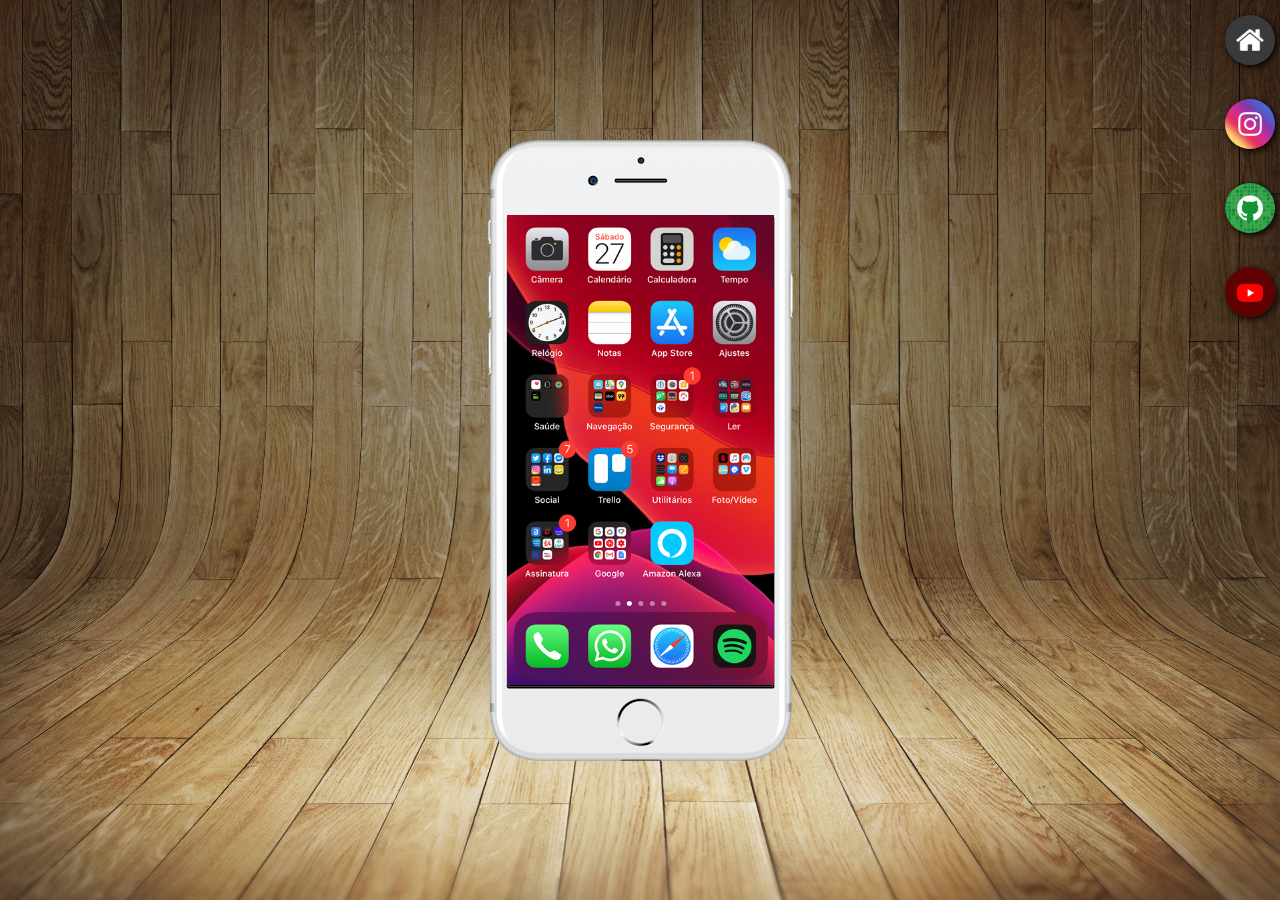
<file: index.html>
<!DOCTYPE html>
<html lang="pt-br">
<head>
    <meta charset="UTF-8">
    <meta name="viewport" content="width=device-width, initial-scale=1.0">
    <title>Redes Sociais</title>
    <link rel="shortcut icon" href="midias/favicon.ico" type="image/x-icon">
    <link rel="stylesheet" href="estilos/style.css">
</head>
<body>
    <main>
        <section id="tel">
            <iframe src="paginas-sociais/home.html" name="tela"  id="tela" frameborder="0"></iframe>
        </section>
        <section id="rs">
            <a href="paginas-sociais/home.html" target="tela">
                <img src="midias/imagens/logo-home.jpg" alt="Home">
            </a><br>
            <a href="paginas-sociais/instagram.html" target="tela">
                <img src="midias/imagens/logo-instagram.jpg" alt="insta">
            </a><br>
            <a href="paginas-sociais/GitHub.html" target="tela">
                <img src="midias/imagens/logo-github.jpg" alt="GitHub">
            </a><br>
            <a href="paginas-sociais/youtube.html" target="tela">
                <img src="midias/imagens/logo-youtube.jpg" alt="Seu navegador não e compativel...">
            </a>
        </section>
    </main>
</body>
</html>
</file>
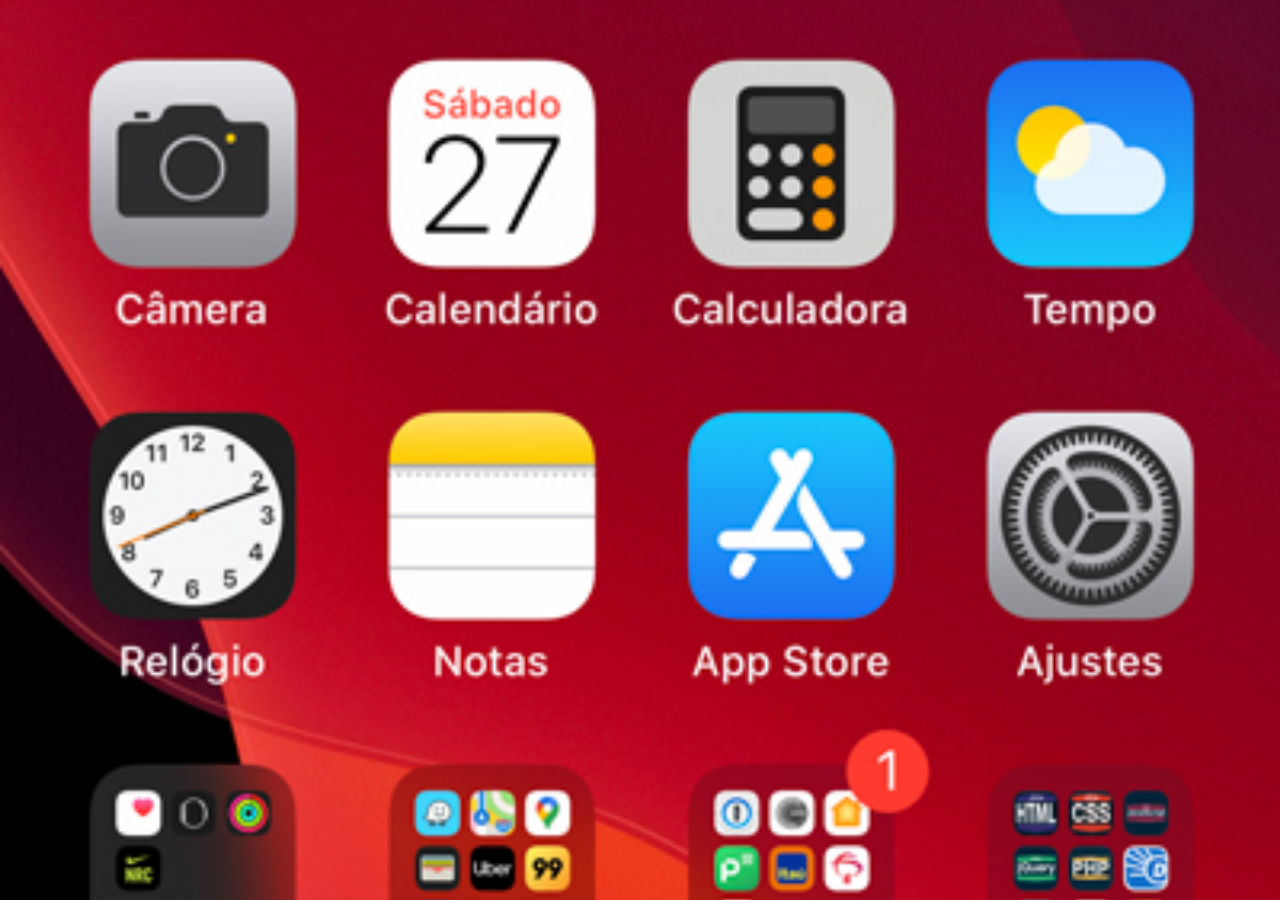
<file: home.html>
<!DOCTYPE html>
<html lang="pt-br">
<head>
    <meta charset="UTF-8">
    <meta name="viewport" content="width=device-width, initial-scale=1.0">
    <title>Tela inicial</title>
    <style>
        *{
            margin: 0px;
            padding: 0px;
        }

        body{
            background-image: url('midias/imagens/tela-home.jpg');
            background-position: top center;
            background-size: cover;
            background-repeat: no-repeat;
        }
    </style>
</head>
<body>
    
</body>
</html>
</file>
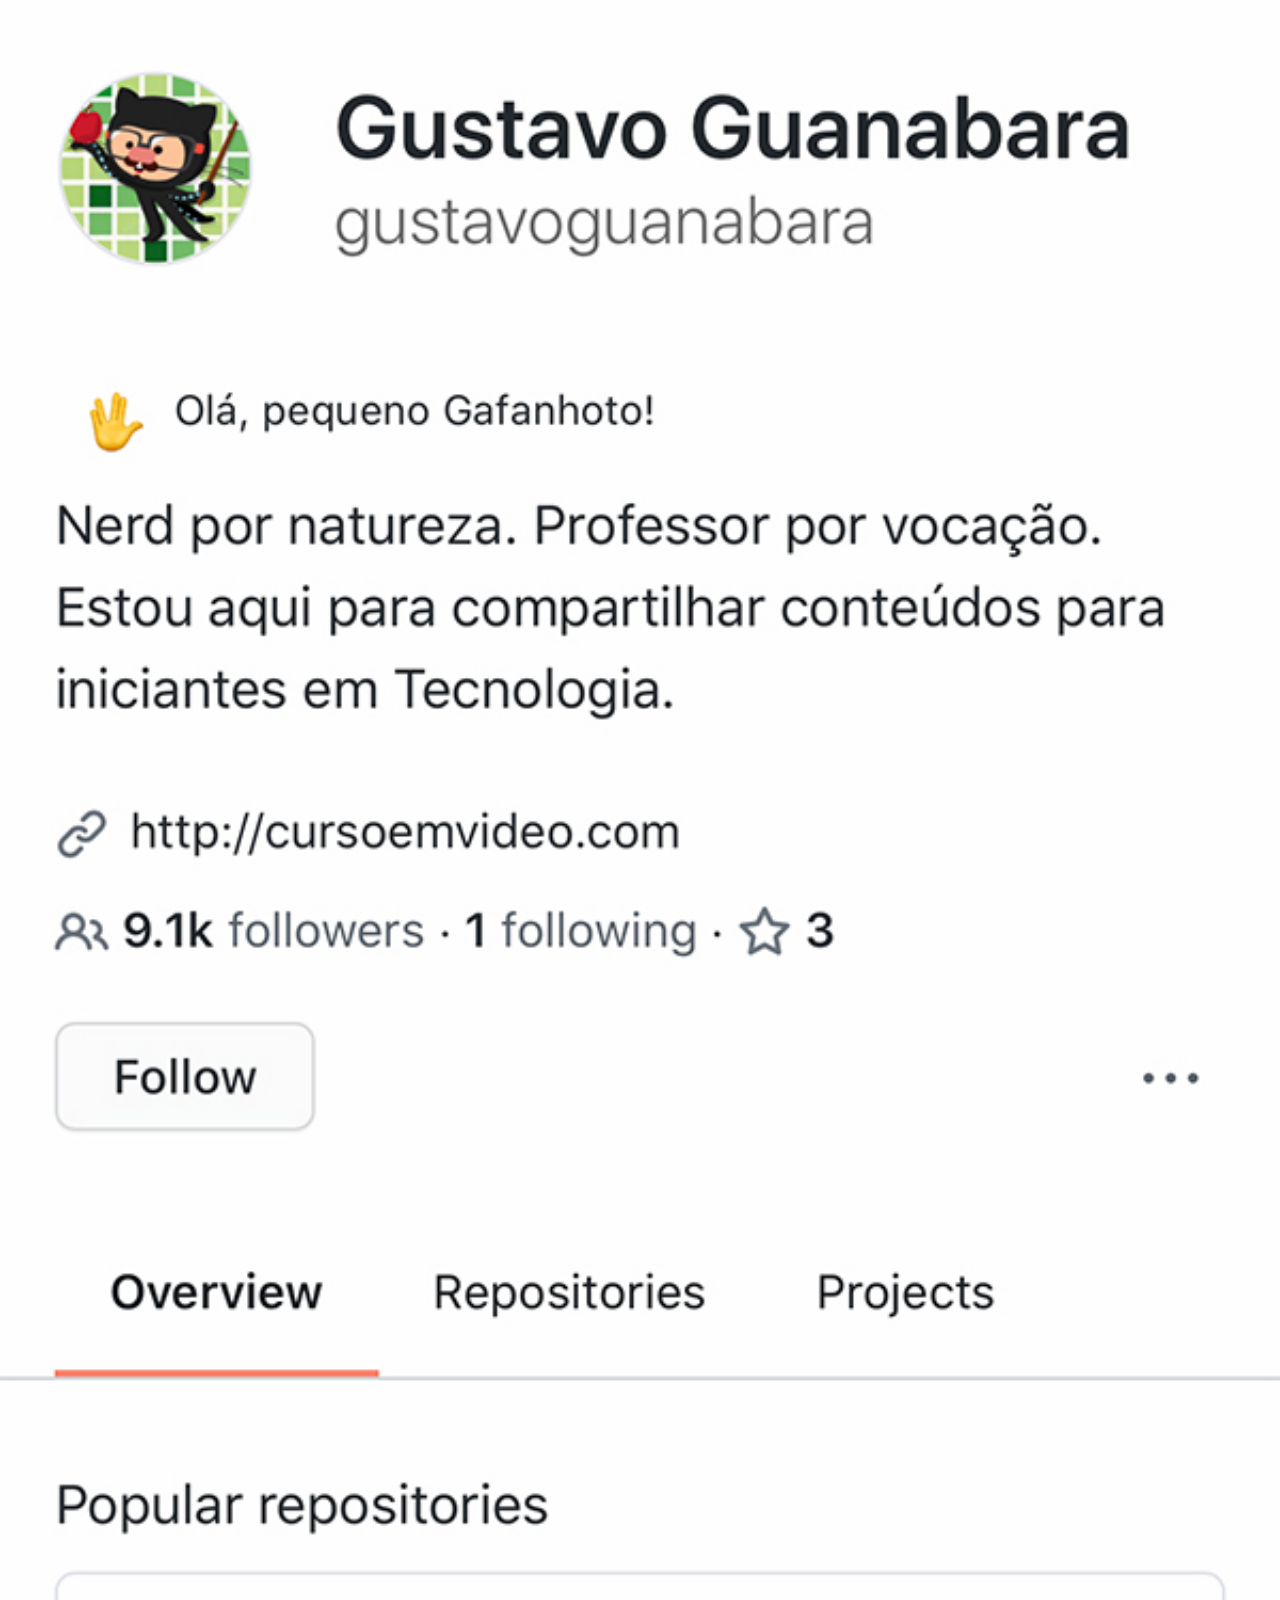
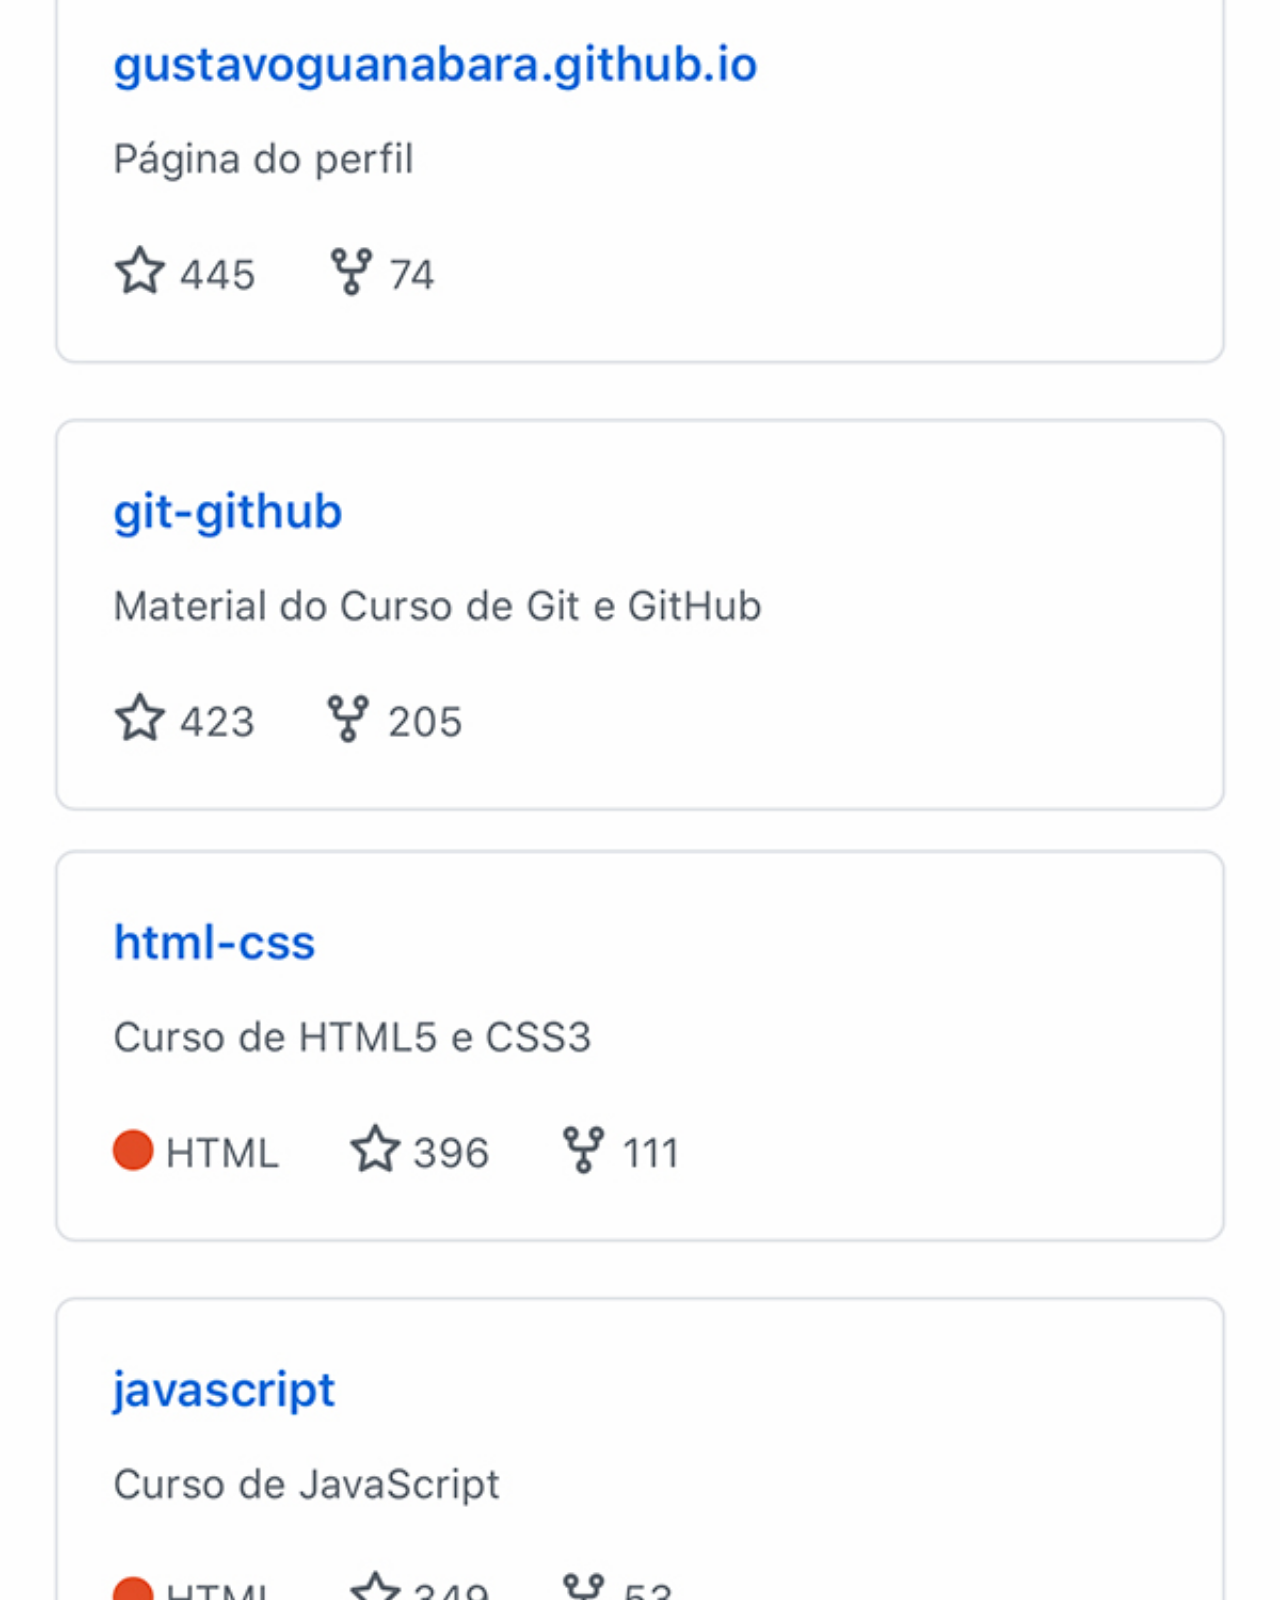
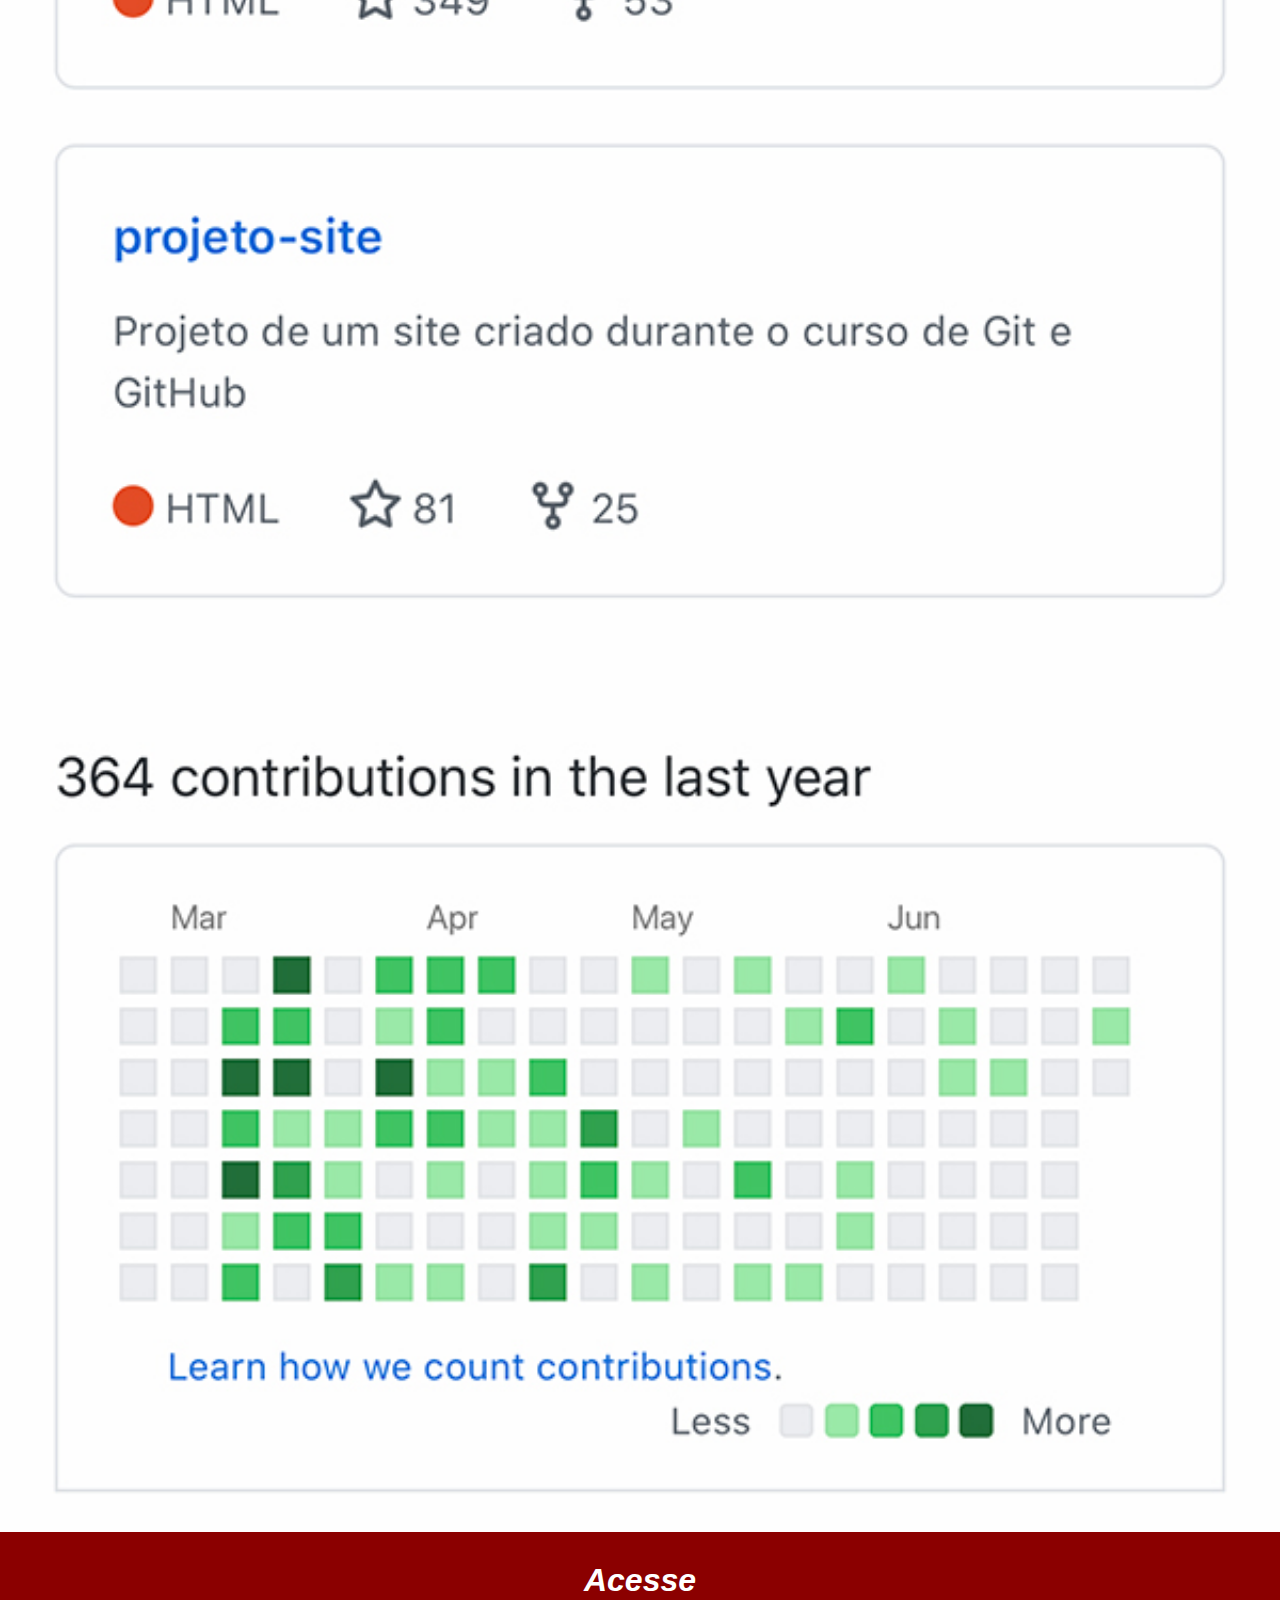
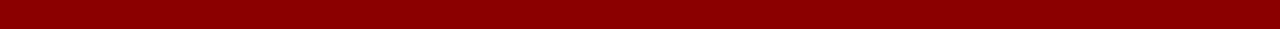
<file: paginas-sociais/GitHub.html>
<!DOCTYPE html>
<html lang="pt-br">
<head>
    <meta charset="UTF-8">
    <meta name="viewport" content="width=device-width, initial-scale=1.0">
    <title>GitHub</title>
    <link rel="stylesheet" href="../estilos/style-pg-sc.css">
</head>
<body>
    <img src="../midias/imagens/tela-github.jpg" alt="Seu dispositivo não e compativel...">
    <a href="https://github.com/leonardohenriquedc" target="_blank">Acesse</a>
</body>
</html>
</file>
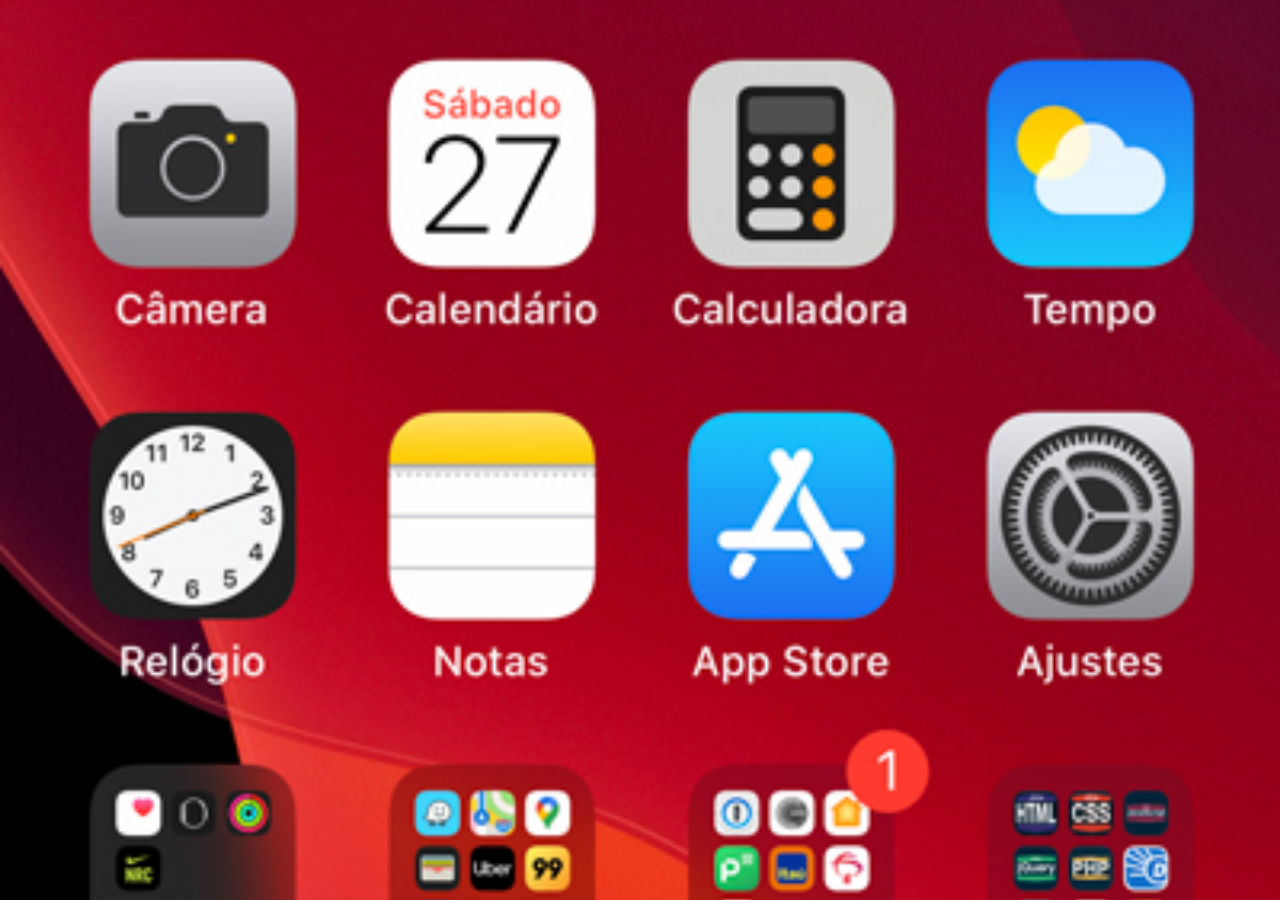
<file: paginas-sociais/home.html>
<!DOCTYPE html>
<html lang="pt-br">
<head>
    <meta charset="UTF-8">
    <meta name="viewport" content="width=device-width, initial-scale=1.0">
    <title>Tela inicial</title>
    <style>
        *{
            margin: 0px;
            padding: 0px;
        }

        body{
            background-image: url('../midias/imagens/tela-home.jpg');
            background-position: top center;
            background-size: cover;
            background-repeat: no-repeat;
        }
    </style>
</head>
<body>
    
</body>
</html>
</file>
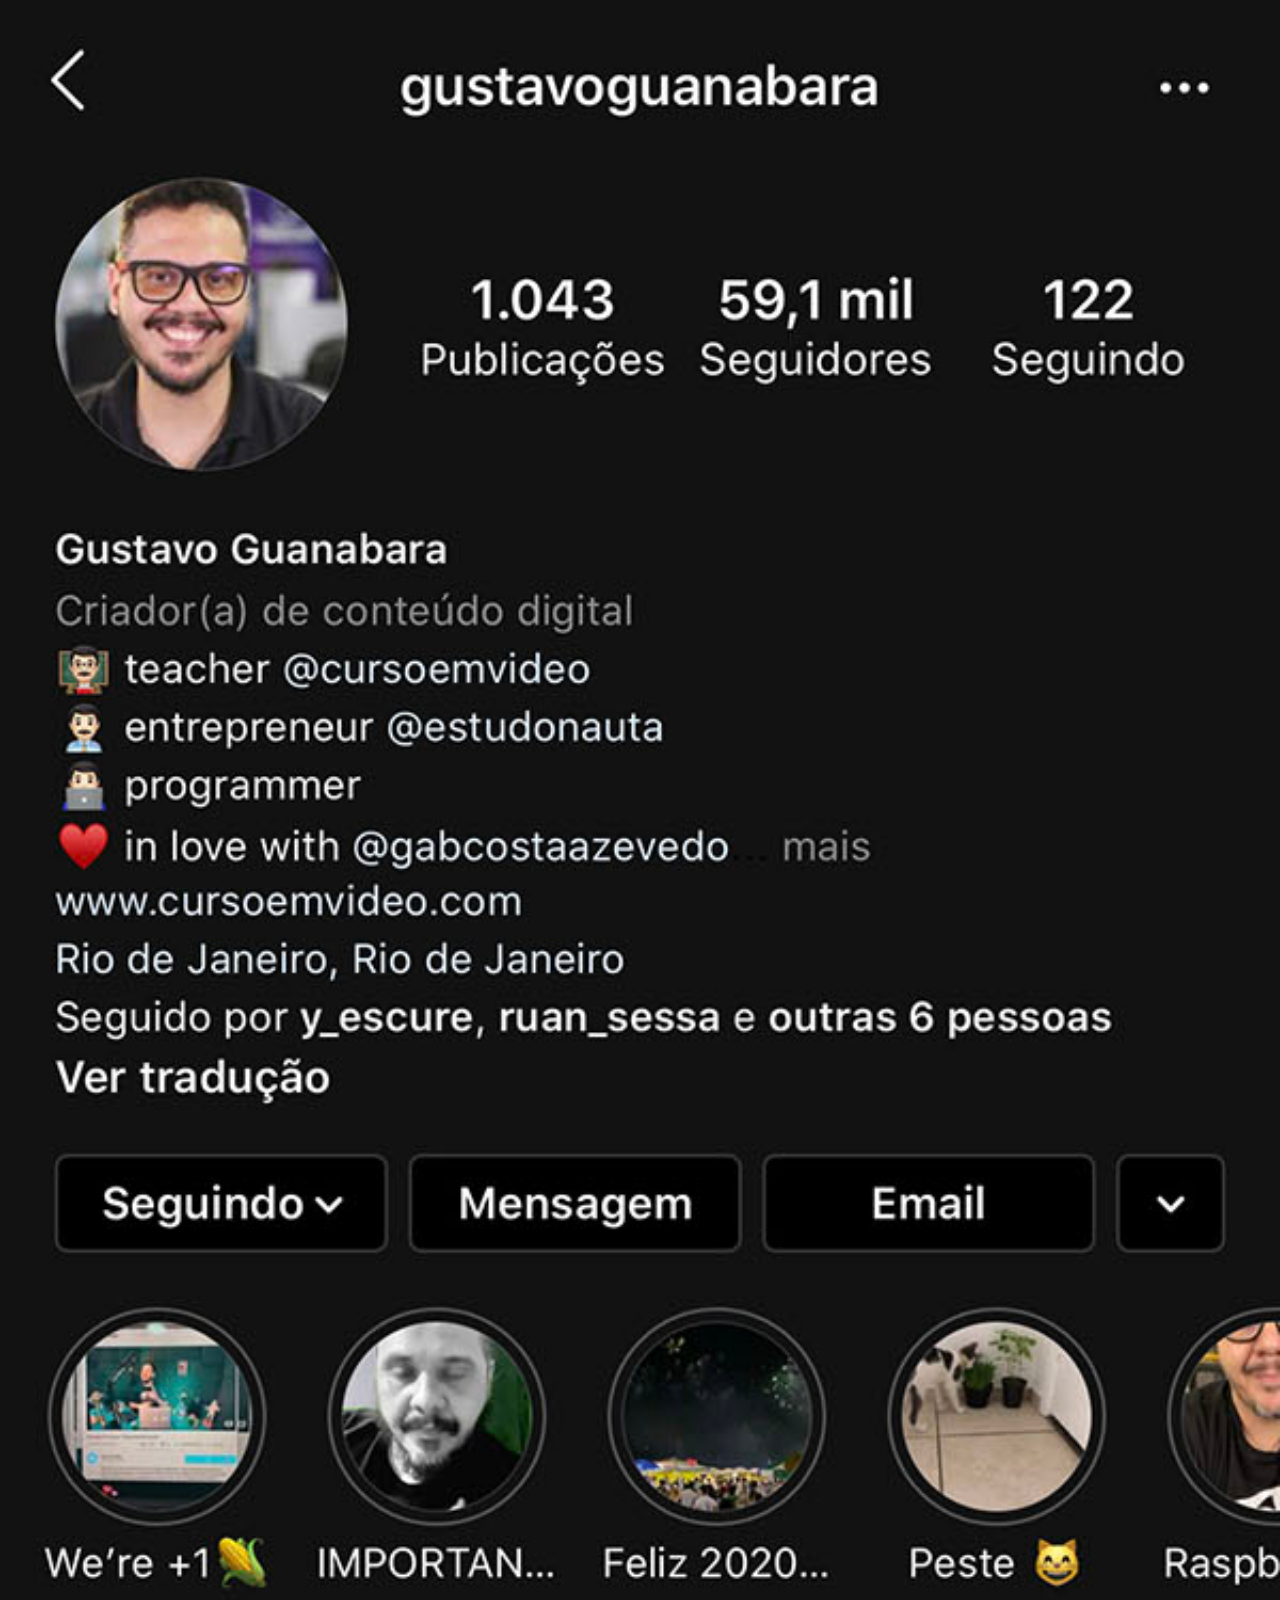
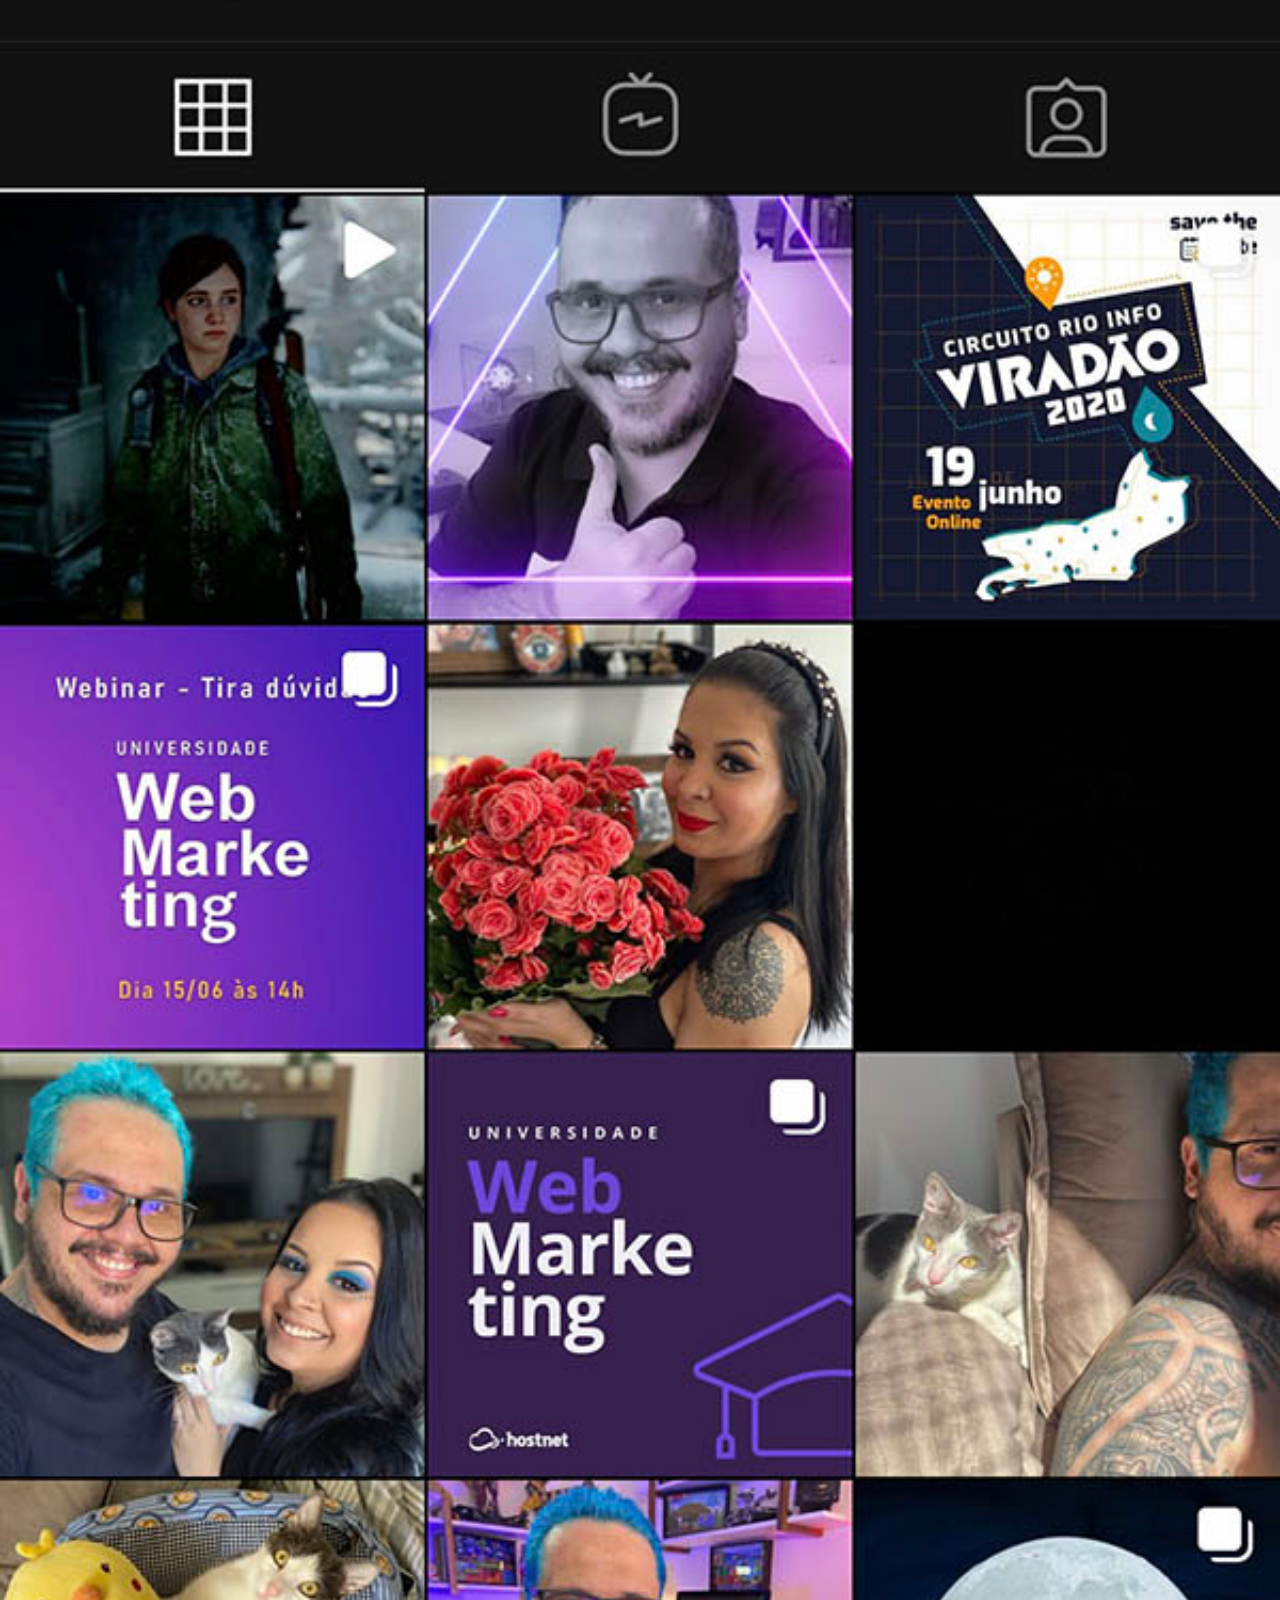
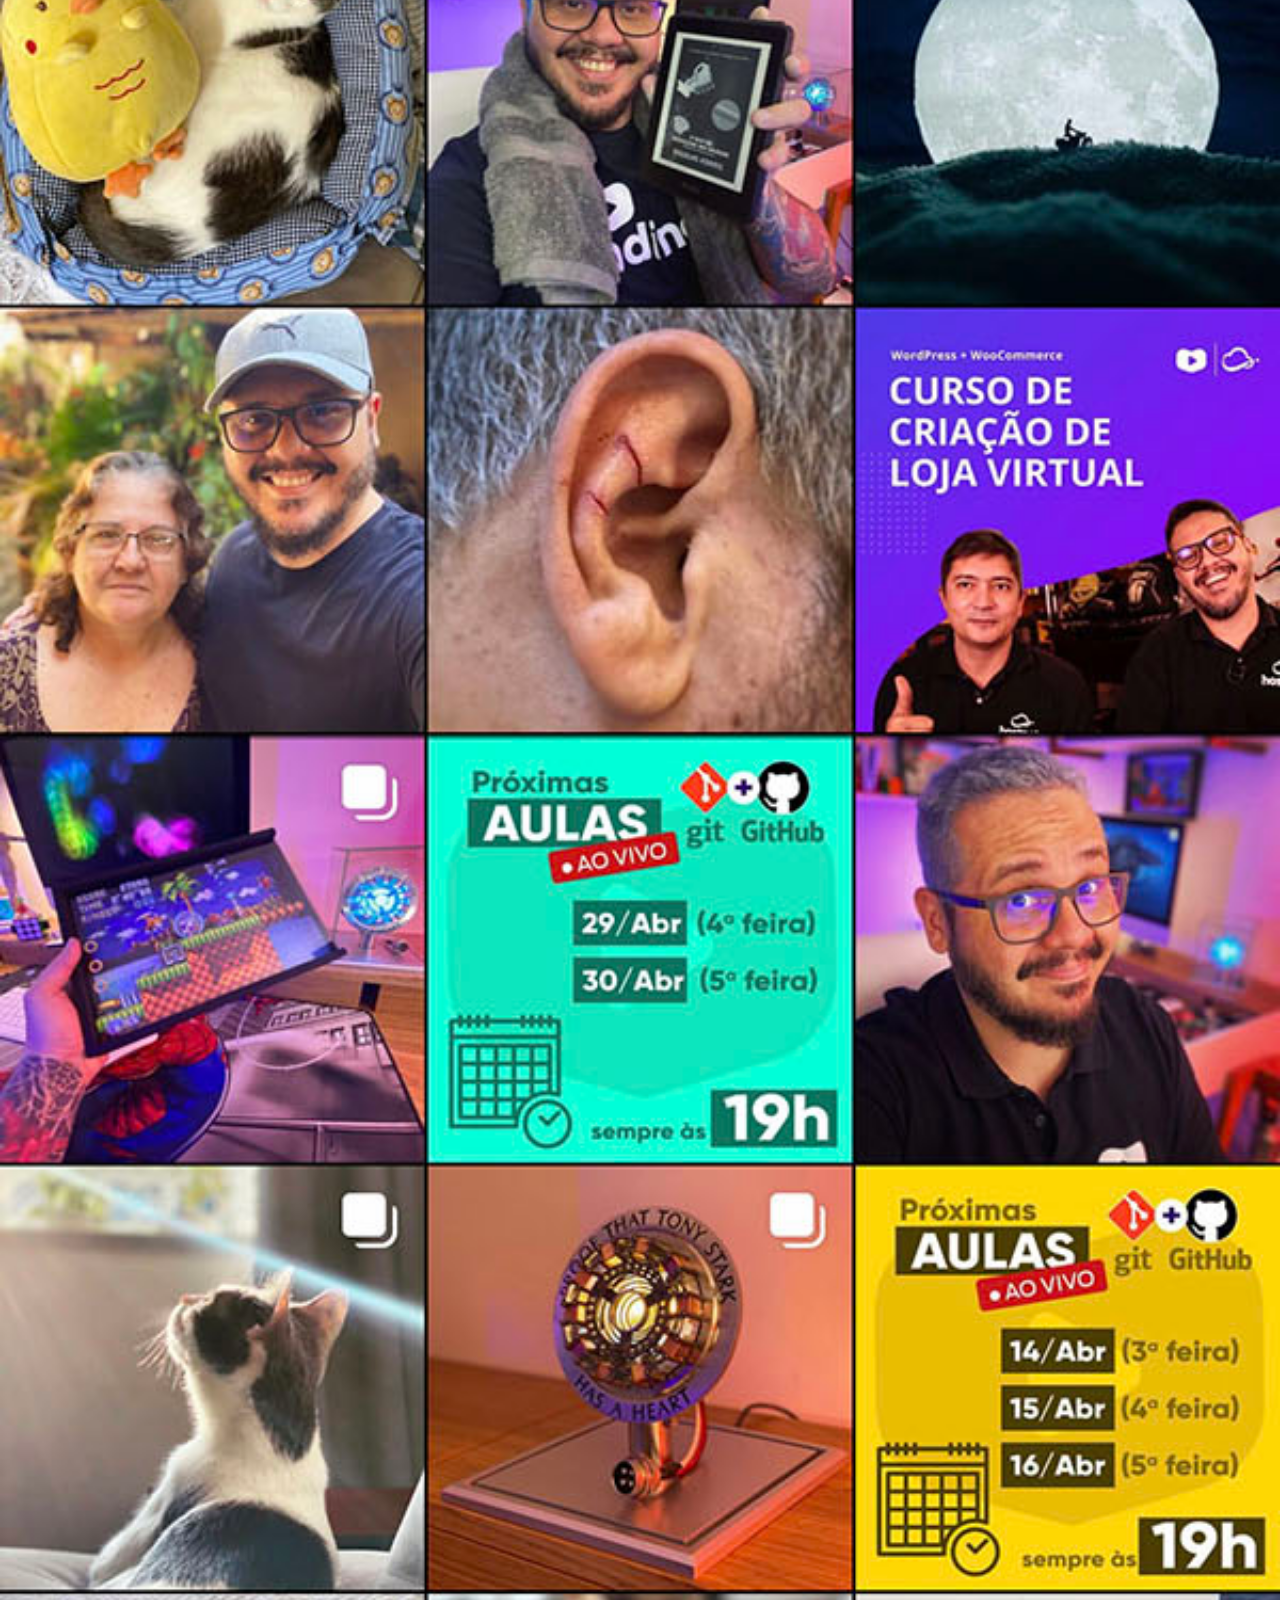
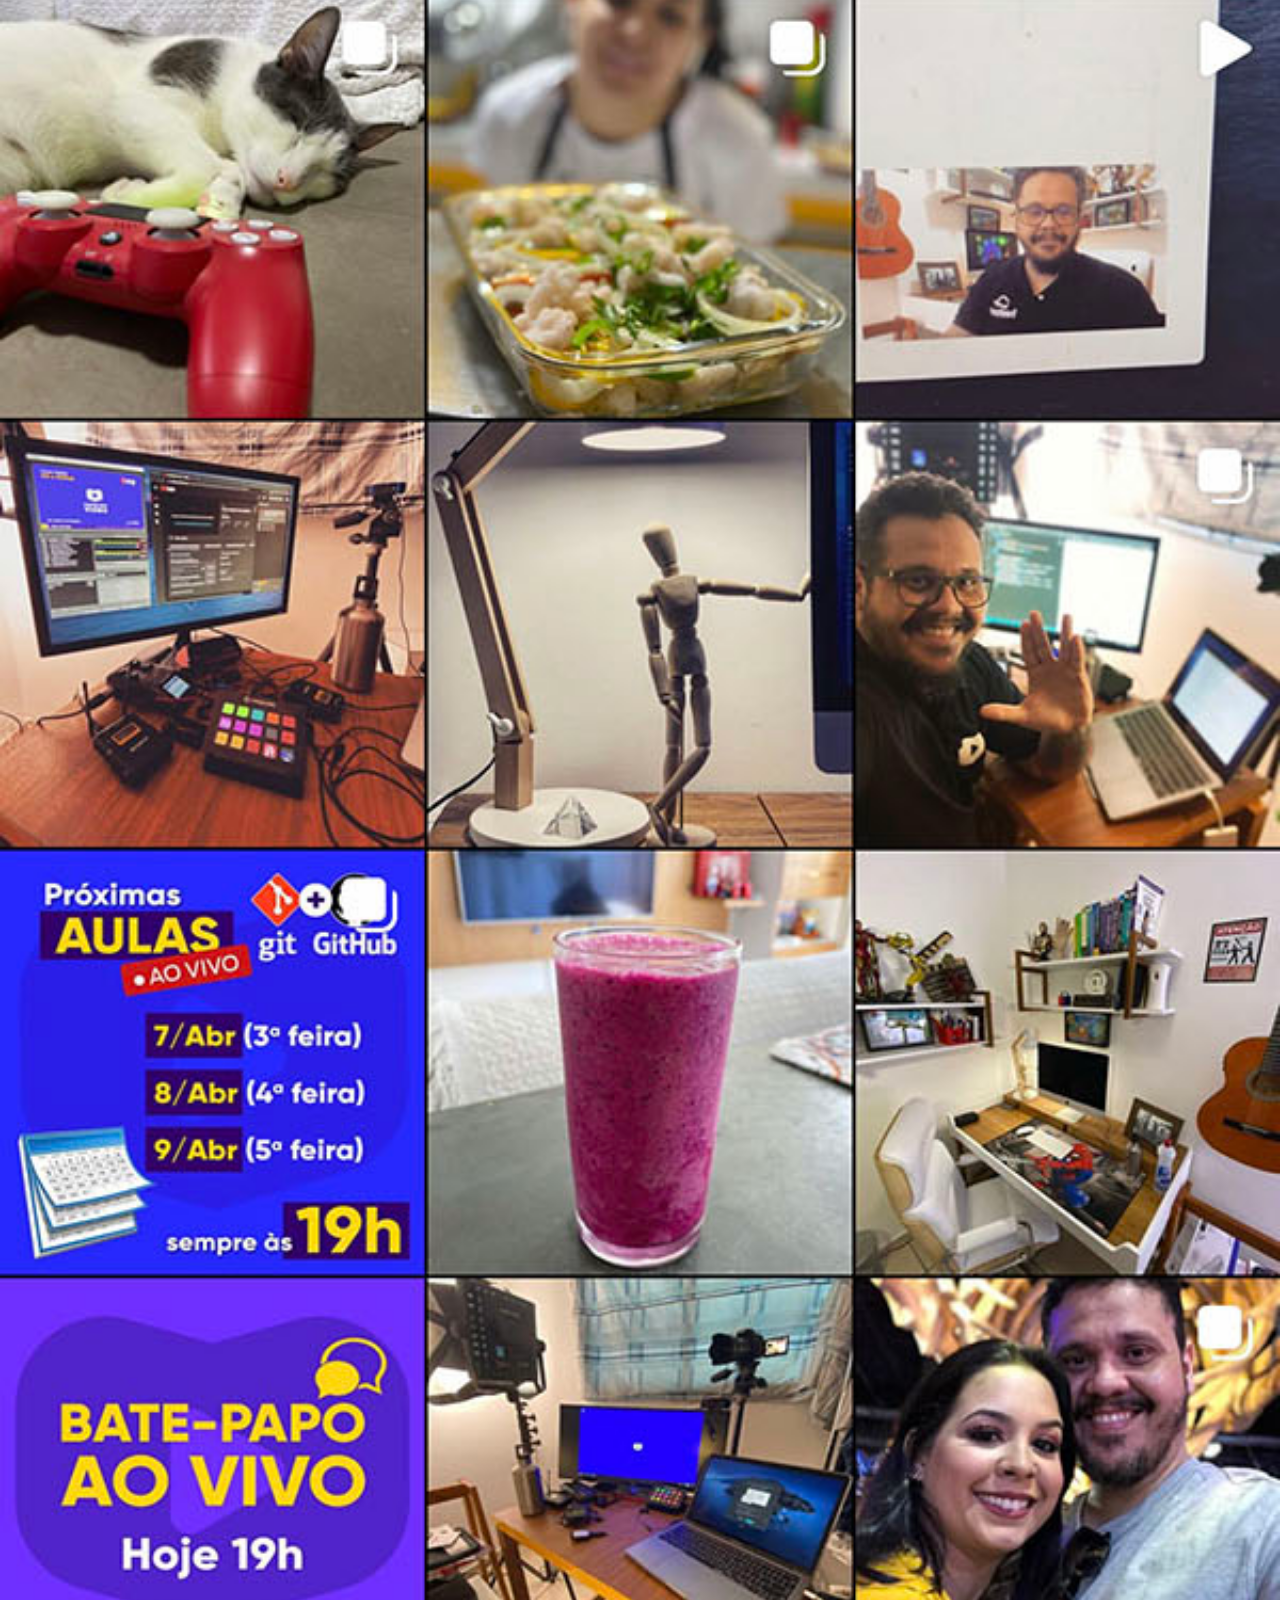
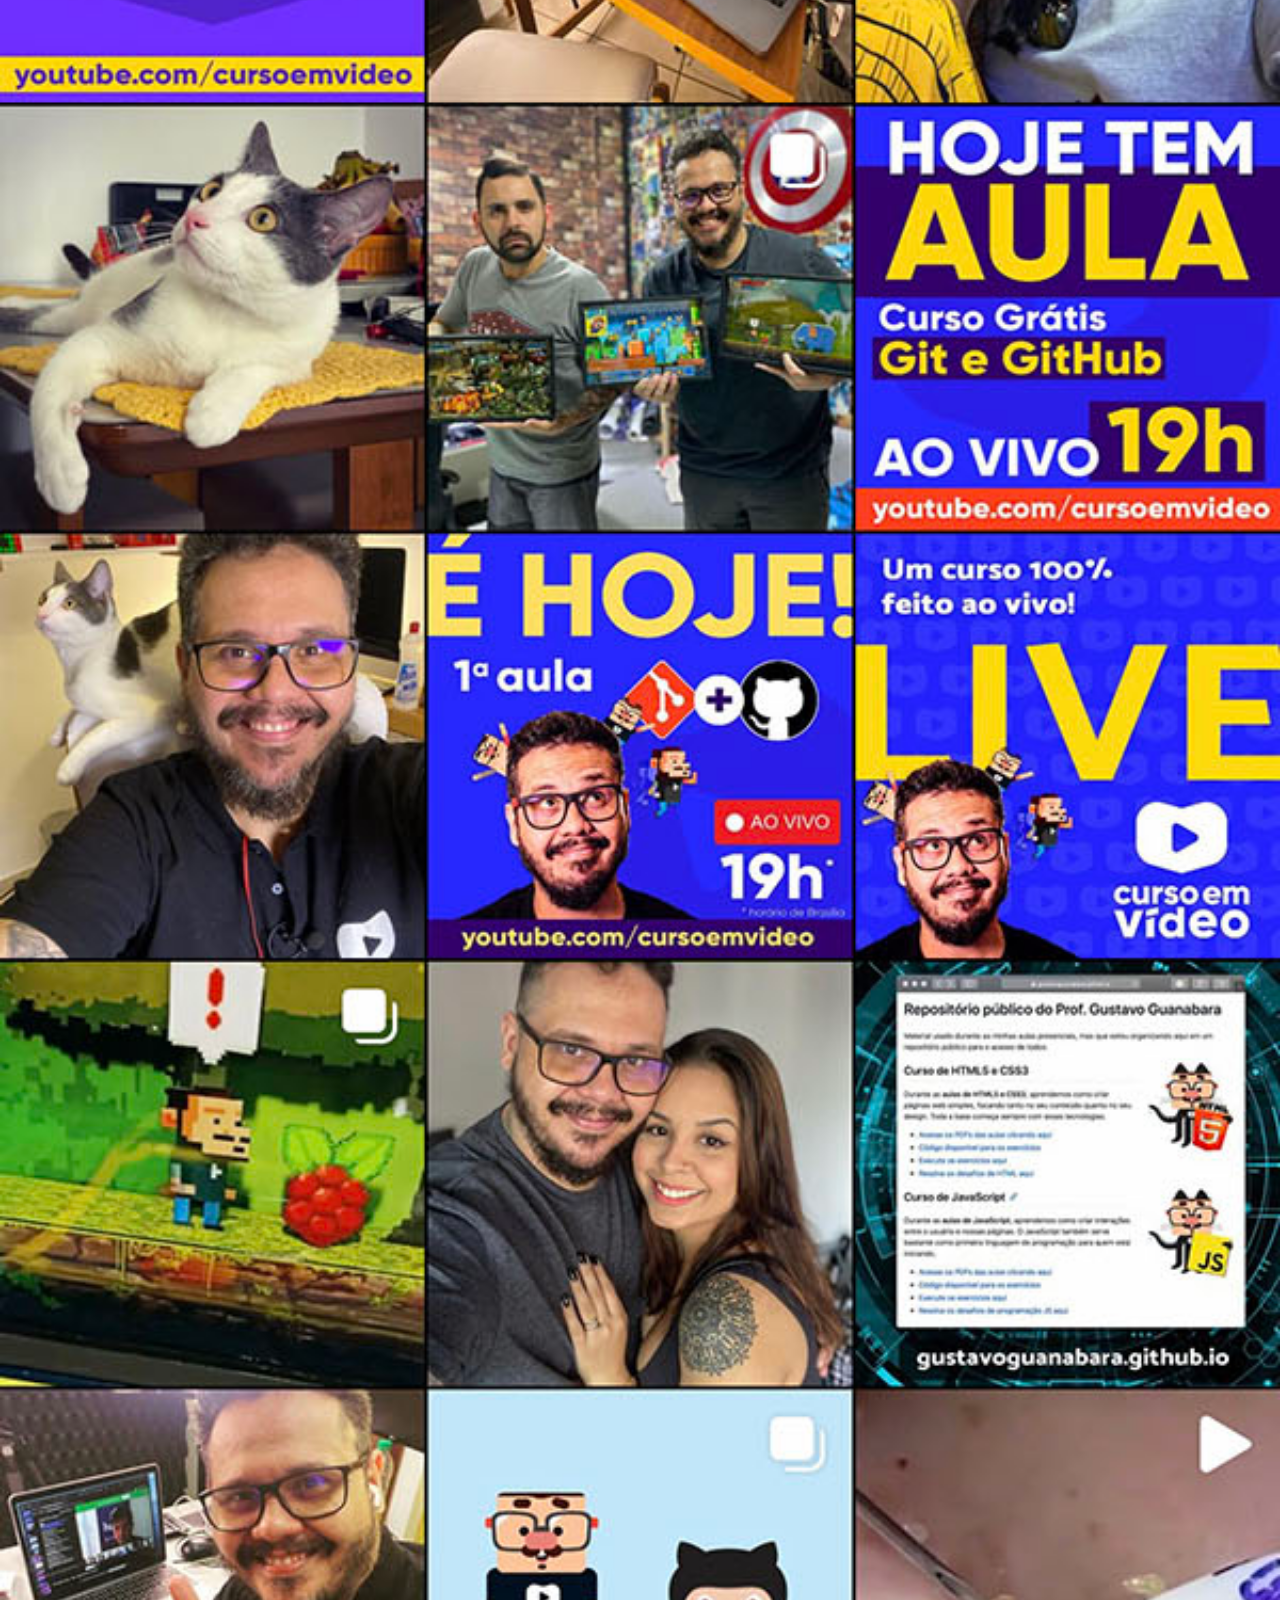
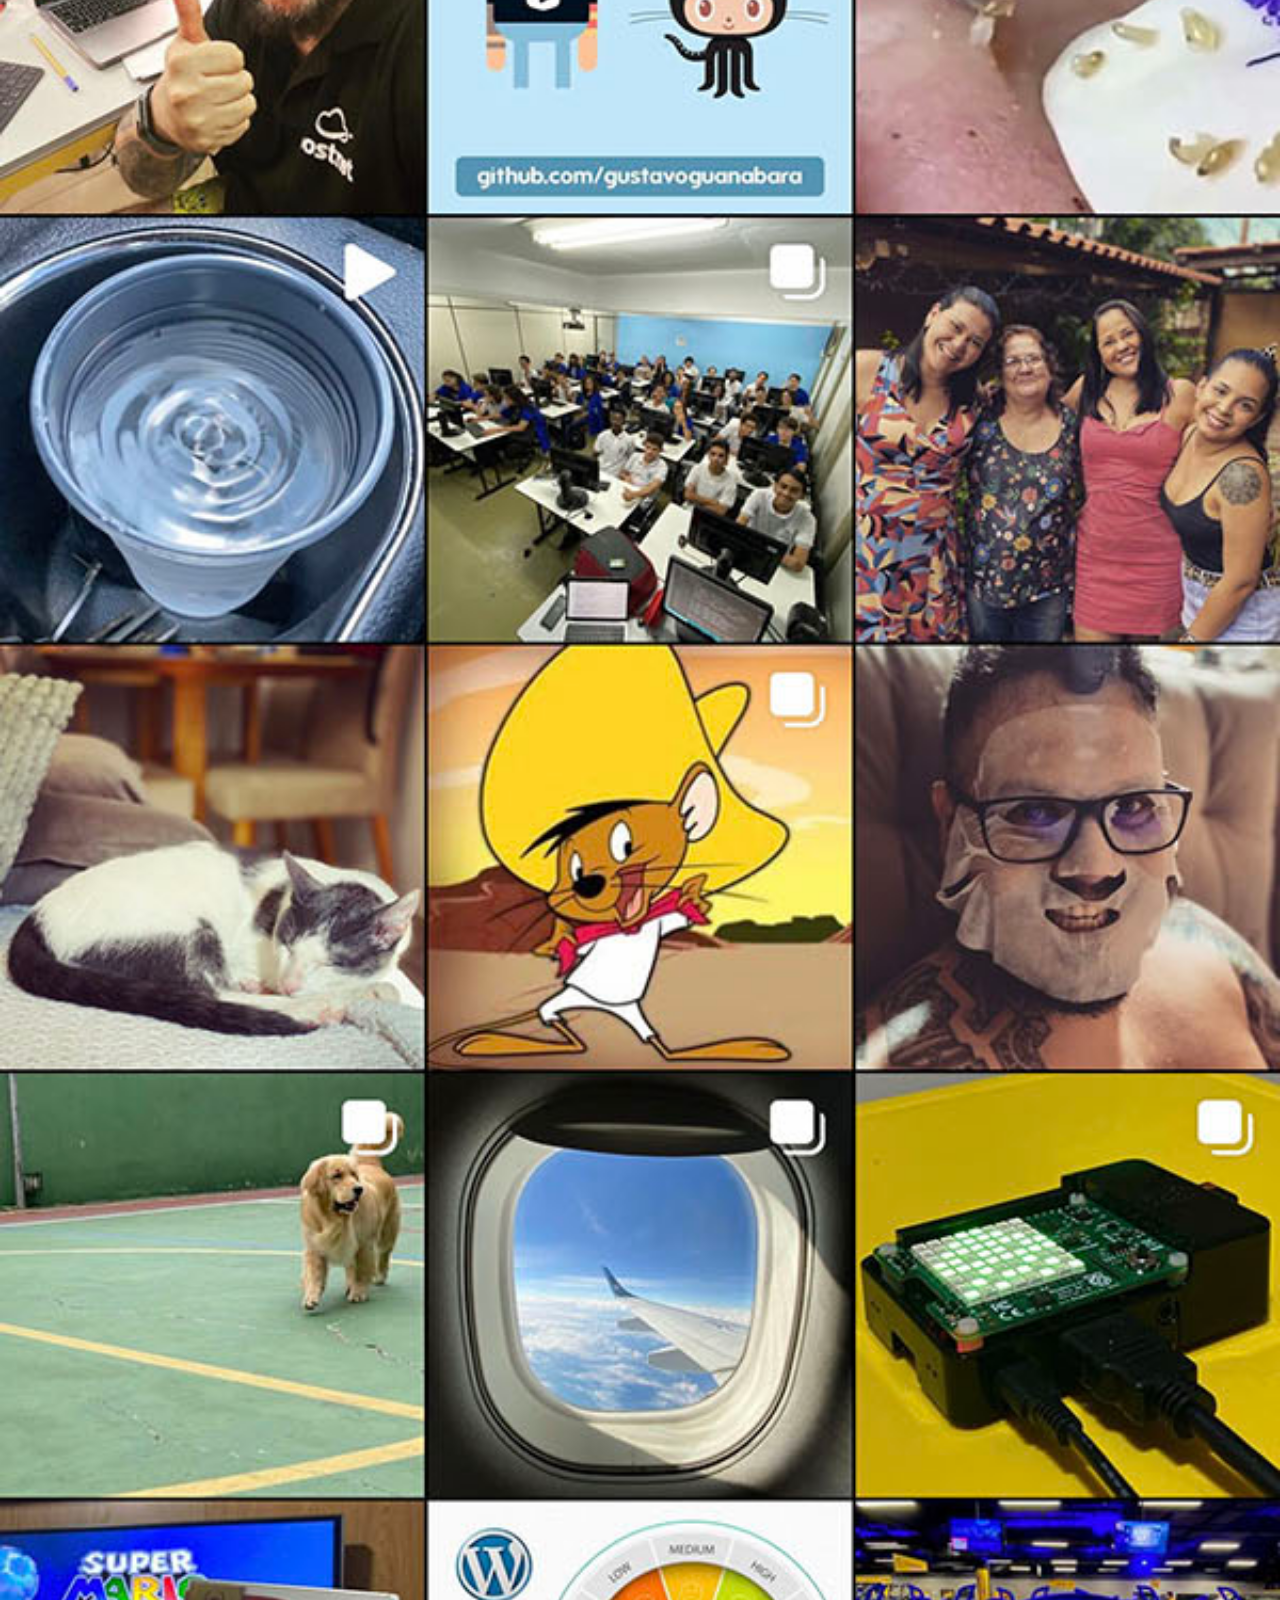
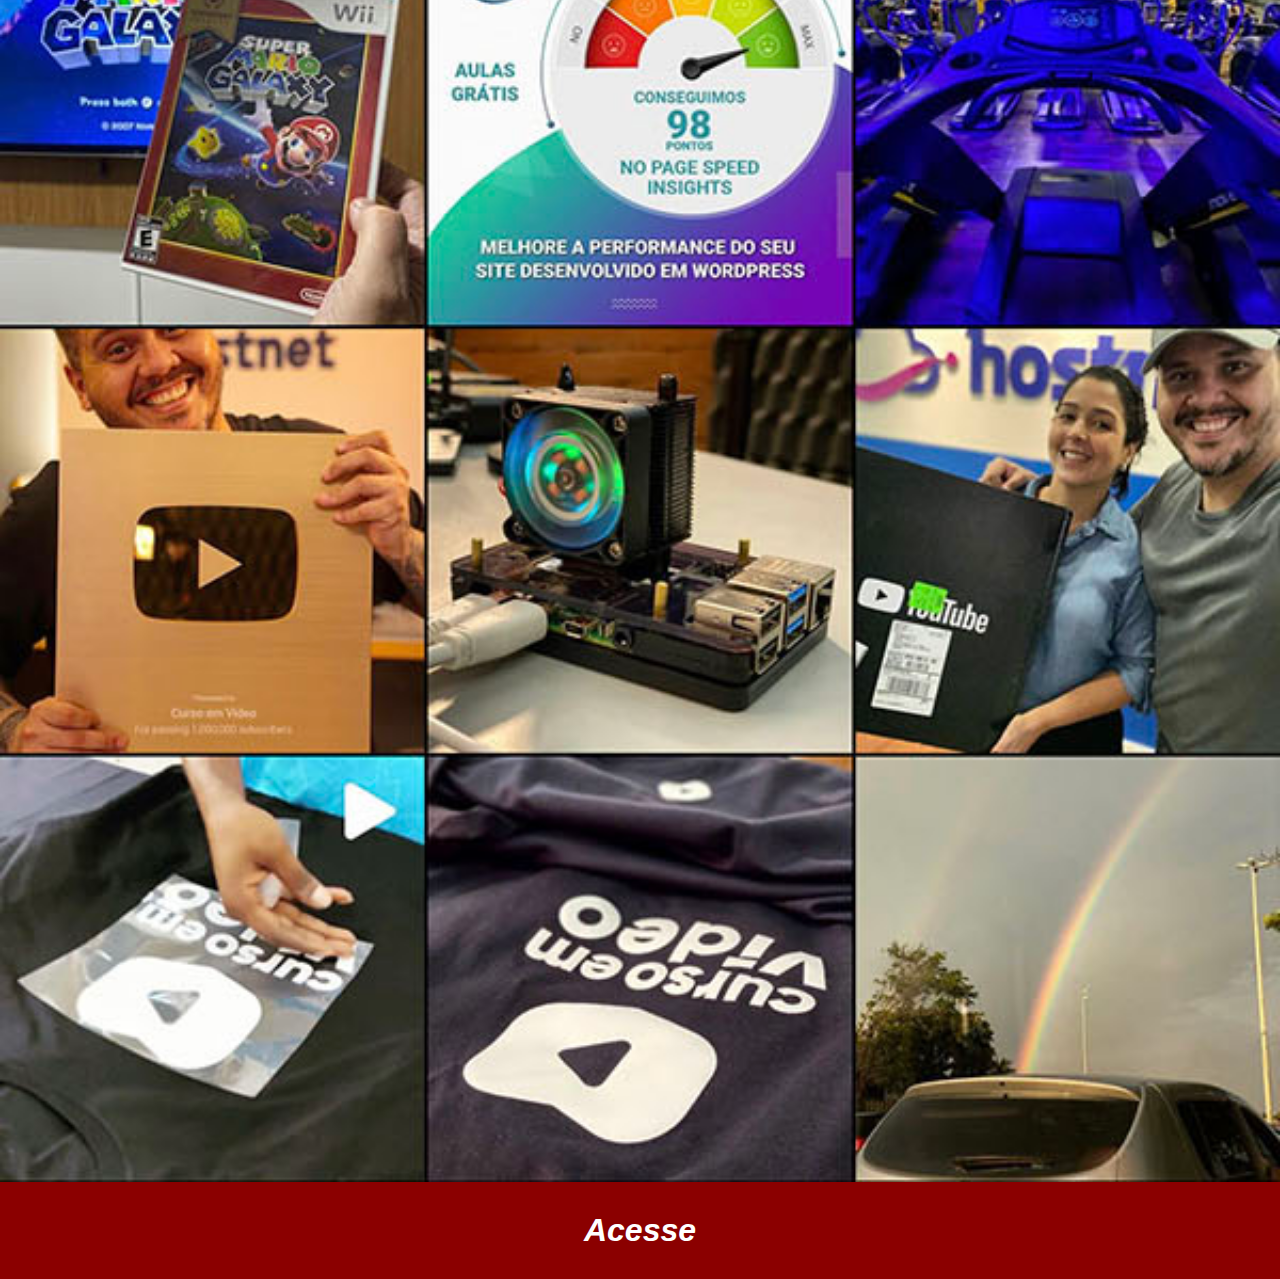
<file: paginas-sociais/instagram.html>
<!DOCTYPE html>
<html lang="pt-br">
<head>
    <meta charset="UTF-8">
    <meta name="viewport" content="width=device-width, initial-scale=1.0">
    <title>insta</title>
    <link rel="stylesheet" href="../estilos/style-pg-sc.css">
</head>
<body>
    <img src="../midias/imagens/tela-instagram.jpg" alt="Seu dispositivo não e compativel">
    <a href="https://instagram.com/denver_dzn" target="_blank">Acesse</a>
</body>
</html>
</file>
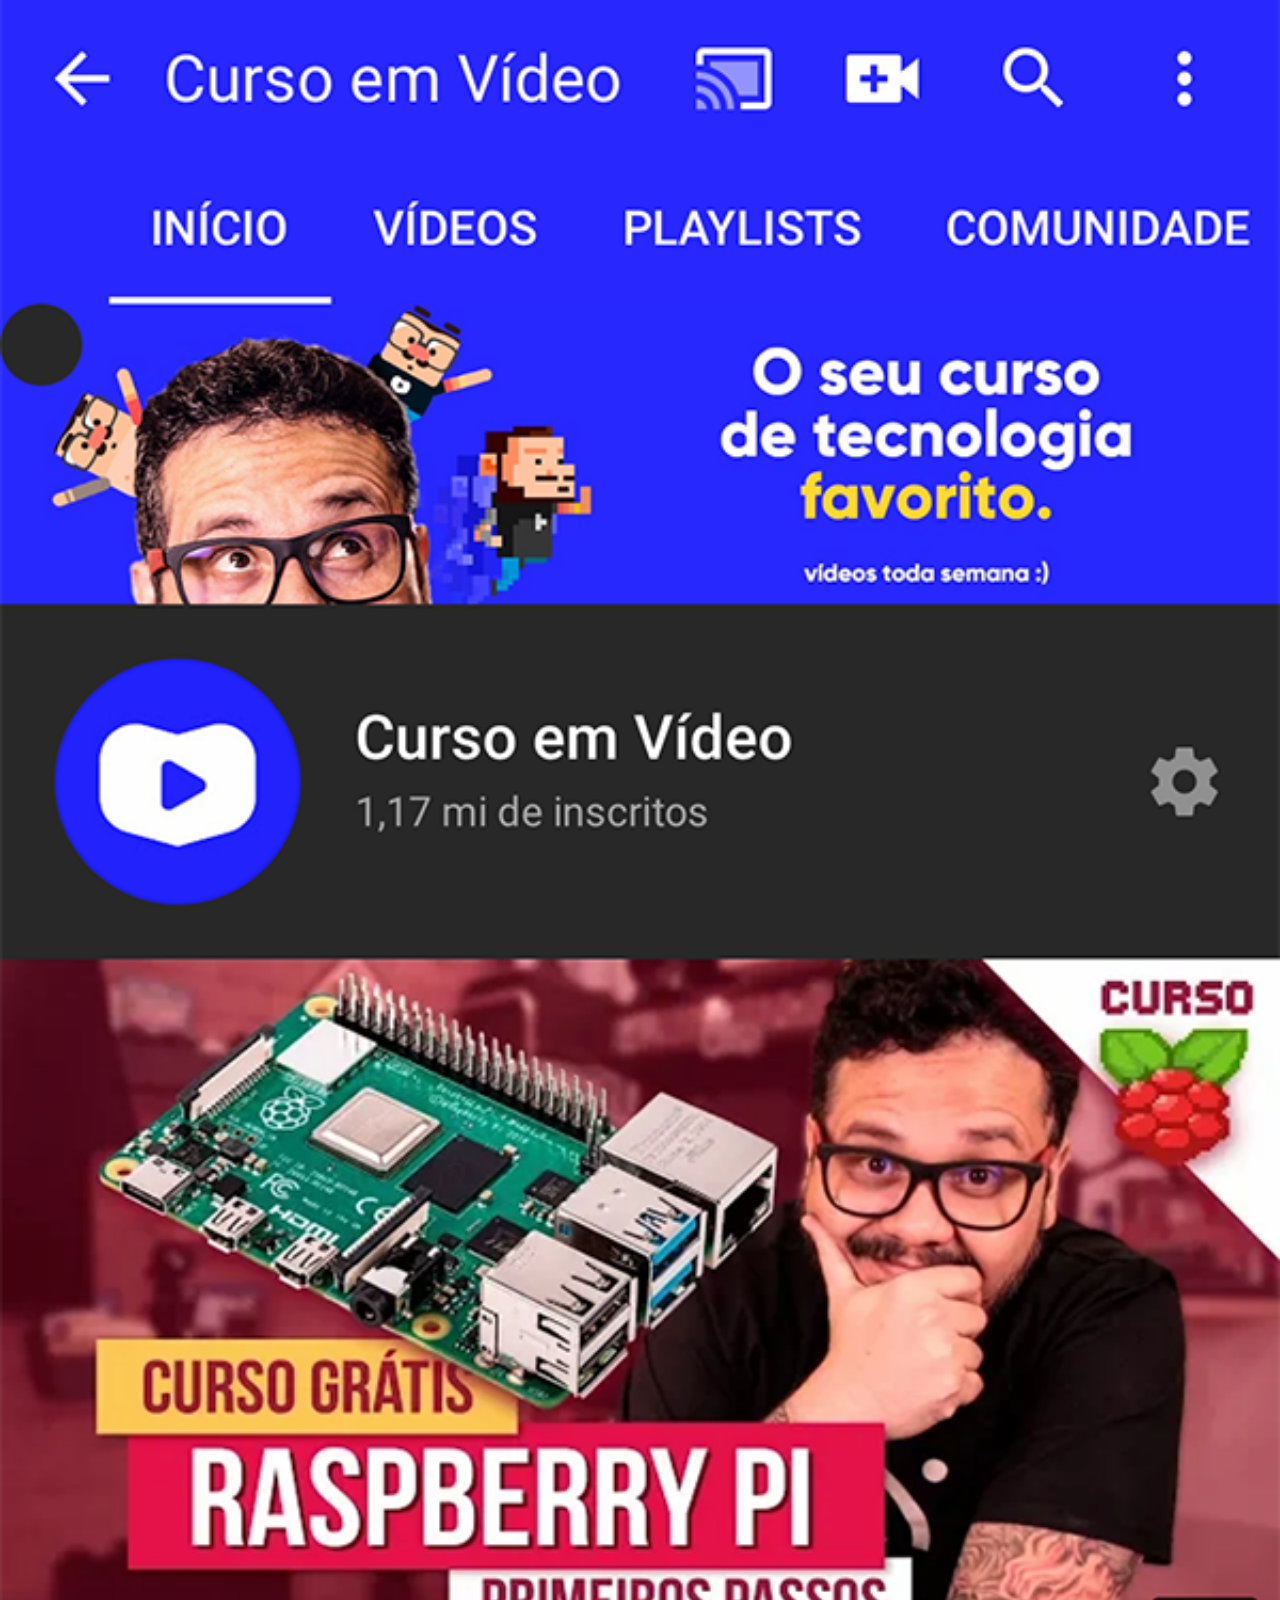
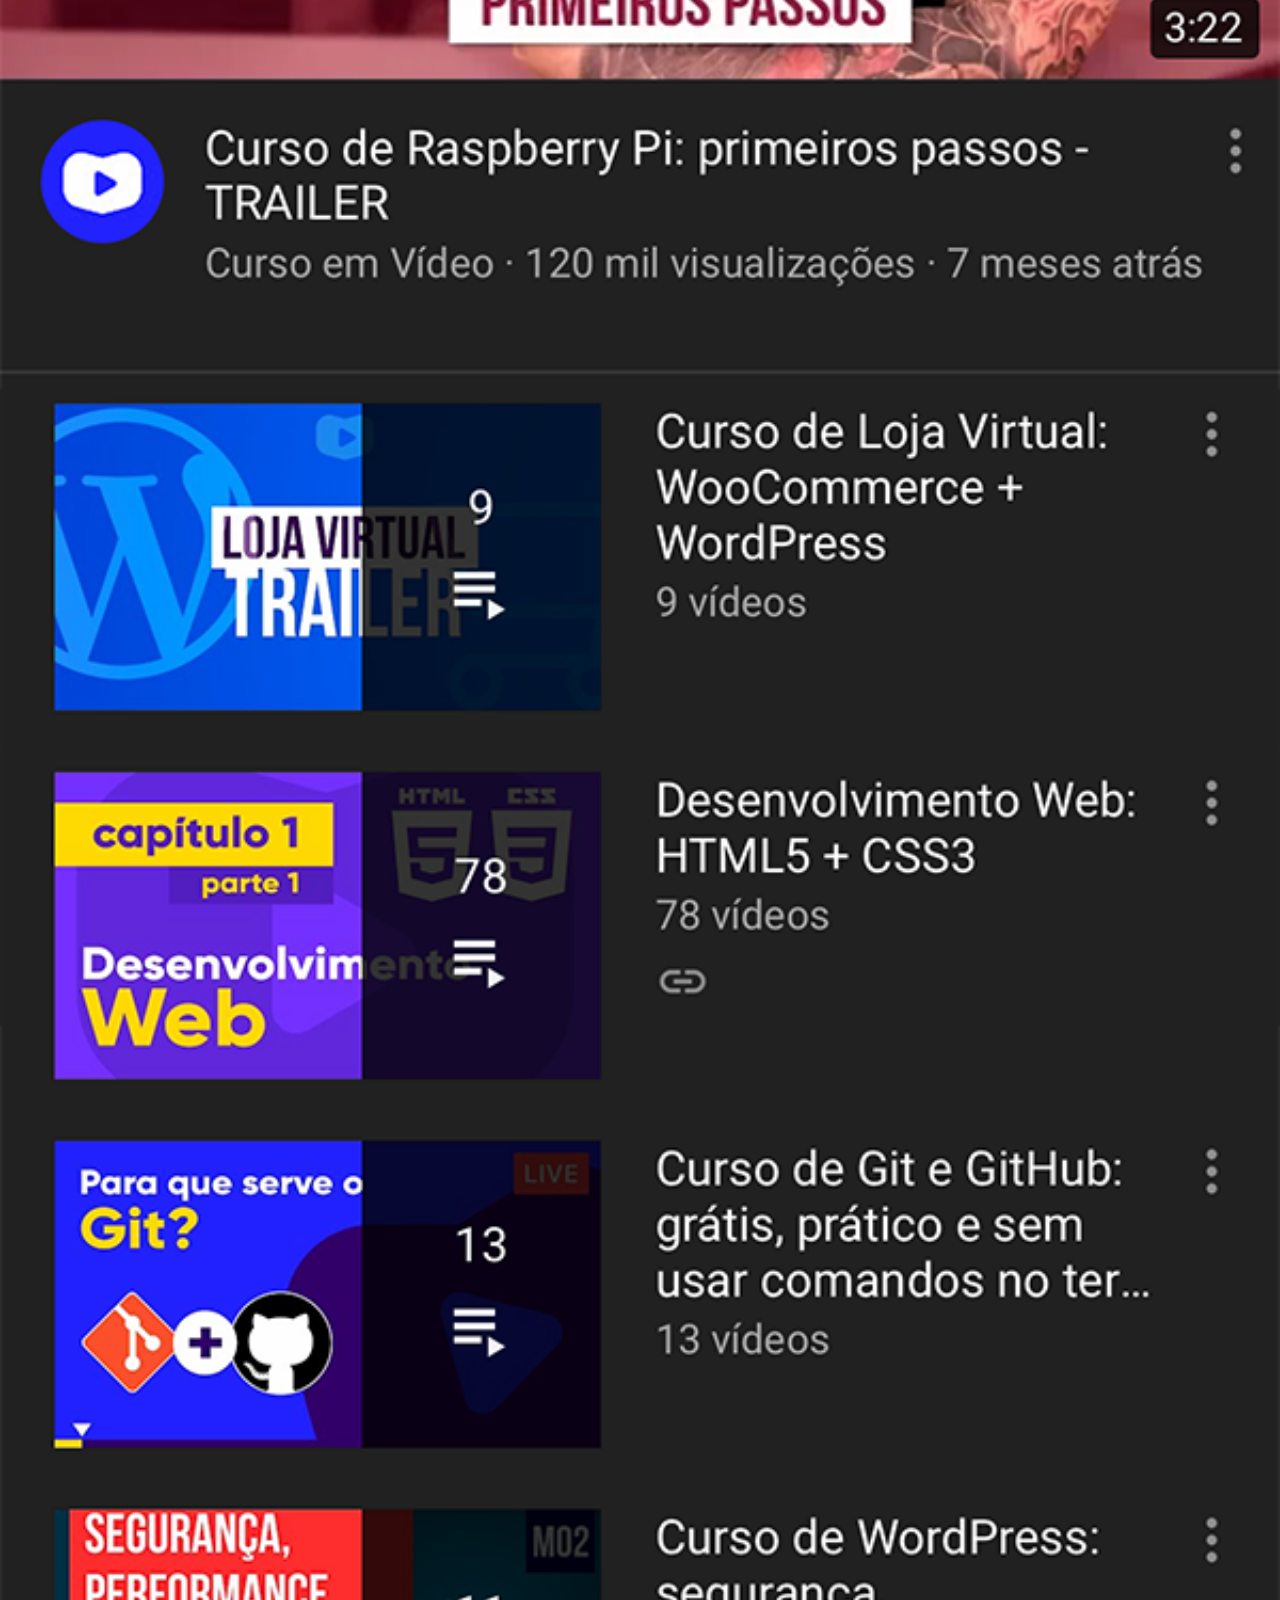
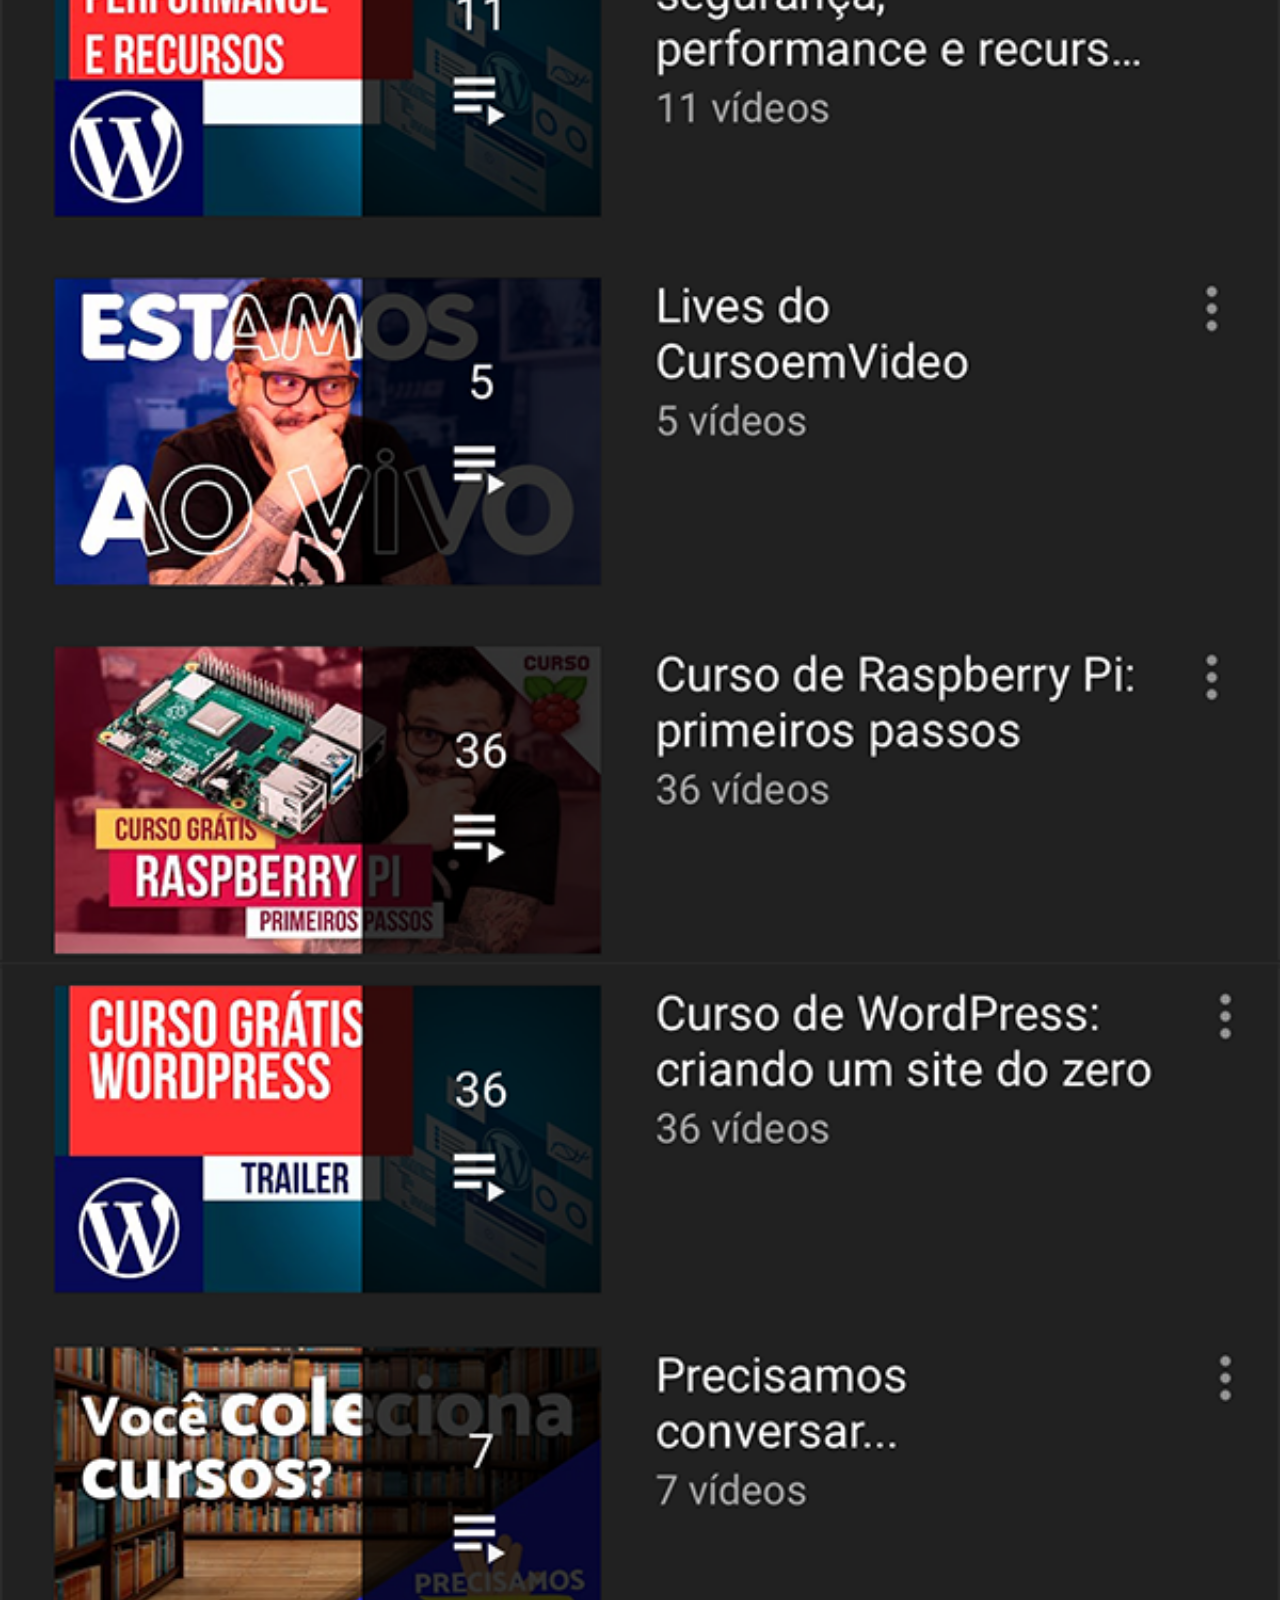
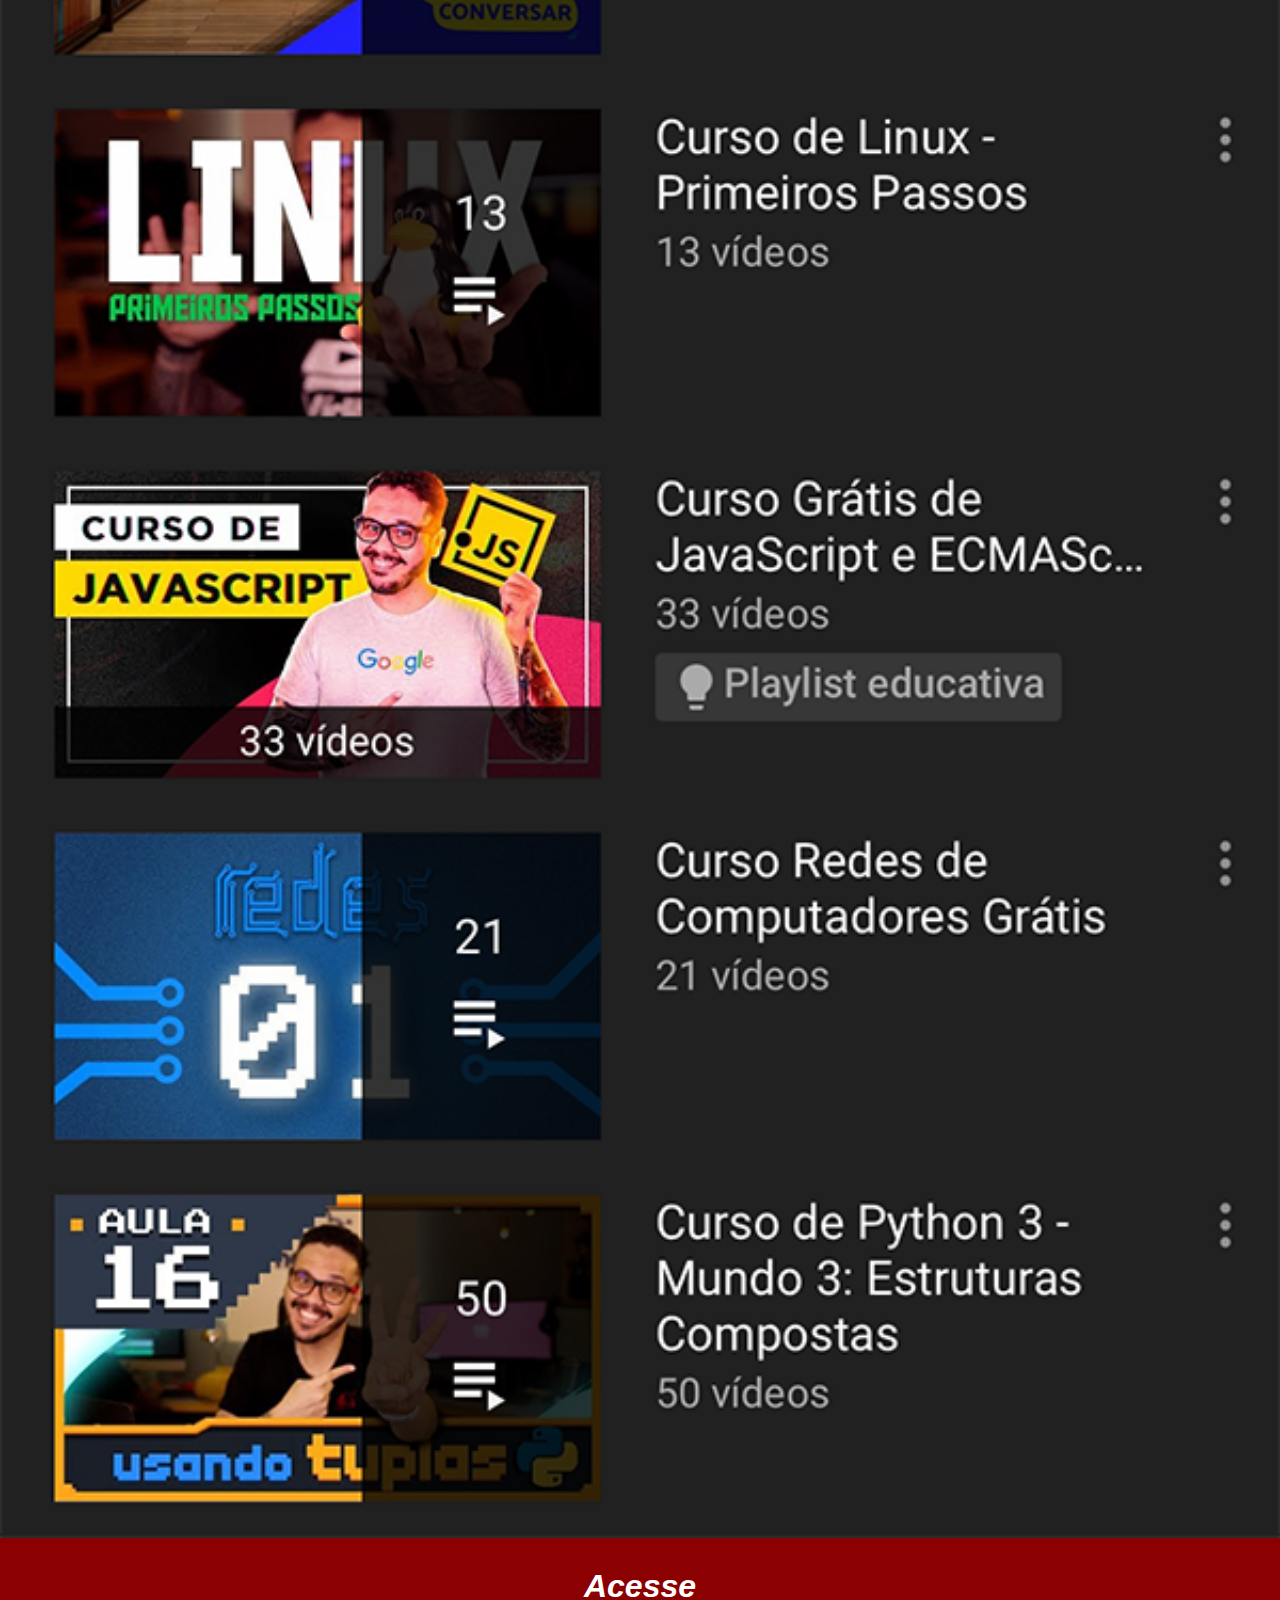
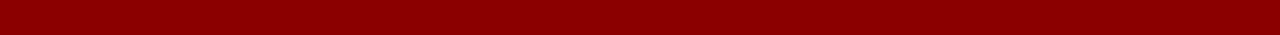
<file: paginas-sociais/youtube.html>
<!DOCTYPE html>
<html lang="pt-br">
<head>
    <meta charset="UTF-8">
    <meta name="viewport" content="width=device-width, initial-scale=1.0">
    <title>youtube Print</title>
    <link rel="stylesheet" href="../estilos/style-pg-sc.css">
</head>
<body>
    
    <img src="../midias/imagens/tela-youtube.png" alt="Seu dispositivo não e compativel...">
    <a href="https://www.youtube.com/@CursoemVideo/playlists" target="_blank">Acesse</a>
</body>
</html>
</file>
<file: estilos/style.css>
@charset "UTF-8";

* { 
    font-family: Arial, "Helvetica Neue", Helvetica, sans-serif;
    margin: 0px;
    padding: 0px;   
}

body{
    background-image: url(../midias/imagens/fundo-madeira.jpg);
    background-position: center center;
    background-size: cover;
    background-attachment: fixed;
}


main{
    height: 100vh;
    position: relative;
    background-color: #7fffd400;
}

#tel{
    background-color: rgba(0, 255, 255, 0);
    height: 700px;
    width: 400px;
    position:absolute;
    top: 50%;
    left: 50%;
    transform: translate(-50%,-50%);
    background-image: url(../midias/imagens/frame-iphone.png);
    background-position: center center;
    background-repeat: no-repeat;
    background-attachment: fixed;
}

#tela{
    position: absolute;
    top: 115px;
    left: 67px;
    width: 267px;
    height: 470px;
}

#rs{
    text-align: right;
    position: absolute;
    left: calc(100% - 70px);
}

img {
    width: 50px;
    border-radius: 50%;
    margin: 15px;
    box-shadow: 2px 2px 7px black;
    box-sizing: border-box;
}


img:hover{
    border: 3px solid white;
    transform: translate(-5px, -5px);
    box-shadow: 4px 4px 14px black;
    transition: 0.7s;
    
}
</file>
<file: estilos/style-pg-sc.css>
@charset "UTF-8";

*{
    margin: 0px;
    padding: 0px;
}
body{
    font-family: Arial, Helvetica, sans-serif;
}


::-webkit-scrollbar{
    width: 0px;
    height: 0px;
}

img{
    margin: auto;
    display: block;
    width: 100vw;
}

a{
    display: block;
    background-color: darkred;
    text-align: center;
    padding-top: 30px;
    padding-bottom:30px;
    width: 100vw;
    color: white;
    font-size: 2em;
    font-weight: bolder;
    text-decoration: none;
    font-style: italic;
}

a:hover{
    background-color: red;
}
</file>
